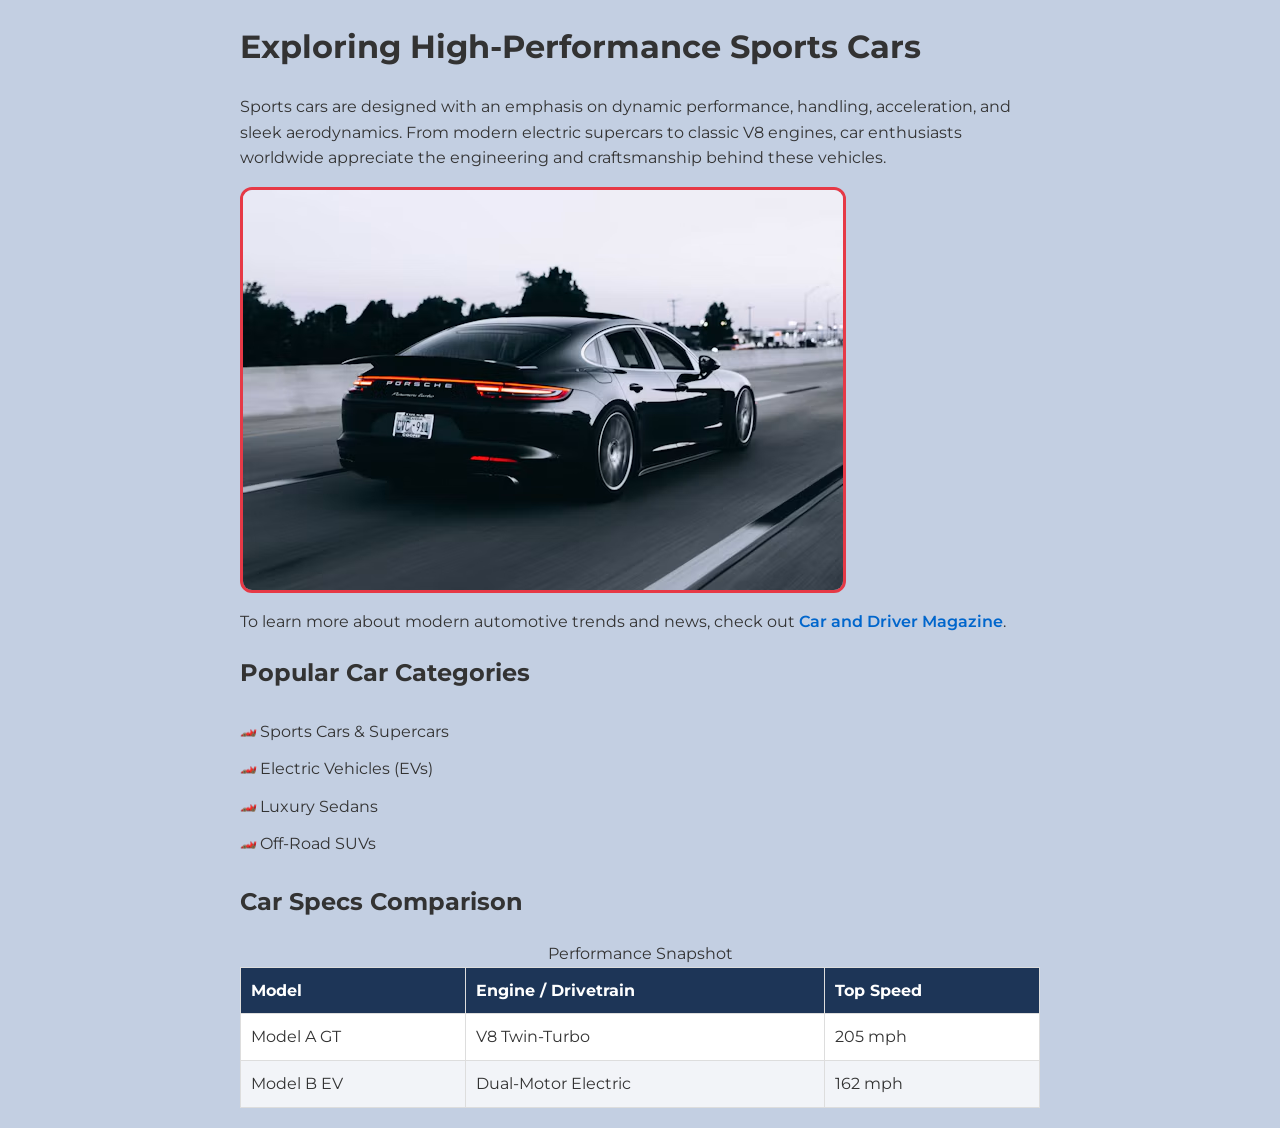
<file: Viikko_1_HTML_CSS/index.html>
<!DOCTYPE html>
<html lang="en">
<head>
    <meta charset="UTF-8">
    <meta name="viewport" content="width=device-width, initial-scale=1.0">
    <title>The World of Sports Cars</title>
    <link rel="stylesheet" href="css/style.css">
</head>
<body>
    <h1>Exploring High-Performance Sports Cars</h1>
    <p>Sports cars are designed with an emphasis on dynamic performance, handling, acceleration, and sleek aerodynamics. From modern electric supercars to classic V8 engines, car enthusiasts worldwide appreciate the engineering and craftsmanship behind these vehicles.</p>
    <img src="img/car.png" alt="Red modern sports car parked on an open road">
    <p>
        To learn more about modern automotive trends and news, check out <a href="https://www.caranddriver.com/" target="_blank" rel="noopener">Car and Driver Magazine</a>.
    </p>
    <h2>Popular Car Categories</h2>
    <ul>
        <li>Sports Cars & Supercars</li>
        <li>Electric Vehicles (EVs)</li>
        <li>Luxury Sedans</li>
        <li>Off-Road SUVs</li>
    </ul>
    <h2>Car Specs Comparison</h2>
    <table>
        <caption>Performance Snapshot</caption>
        <thead>
            <tr>
                <th scope="col">Model</th>
                <th scope="col">Engine / Drivetrain</th>
                <th scope="col">Top Speed</th>
            </tr>
        </thead>
        <tbody>
            <tr>
                <td>Model A GT</td>
                <td>V8 Twin-Turbo</td>
                <td>205 mph</td>
            </tr>
            <tr>
                <td>Model B EV</td>
                <td>Dual-Motor Electric</td>
                <td>162 mph</td>
            </tr>
        </tbody>
    </table>
</body>
</html>
</file>
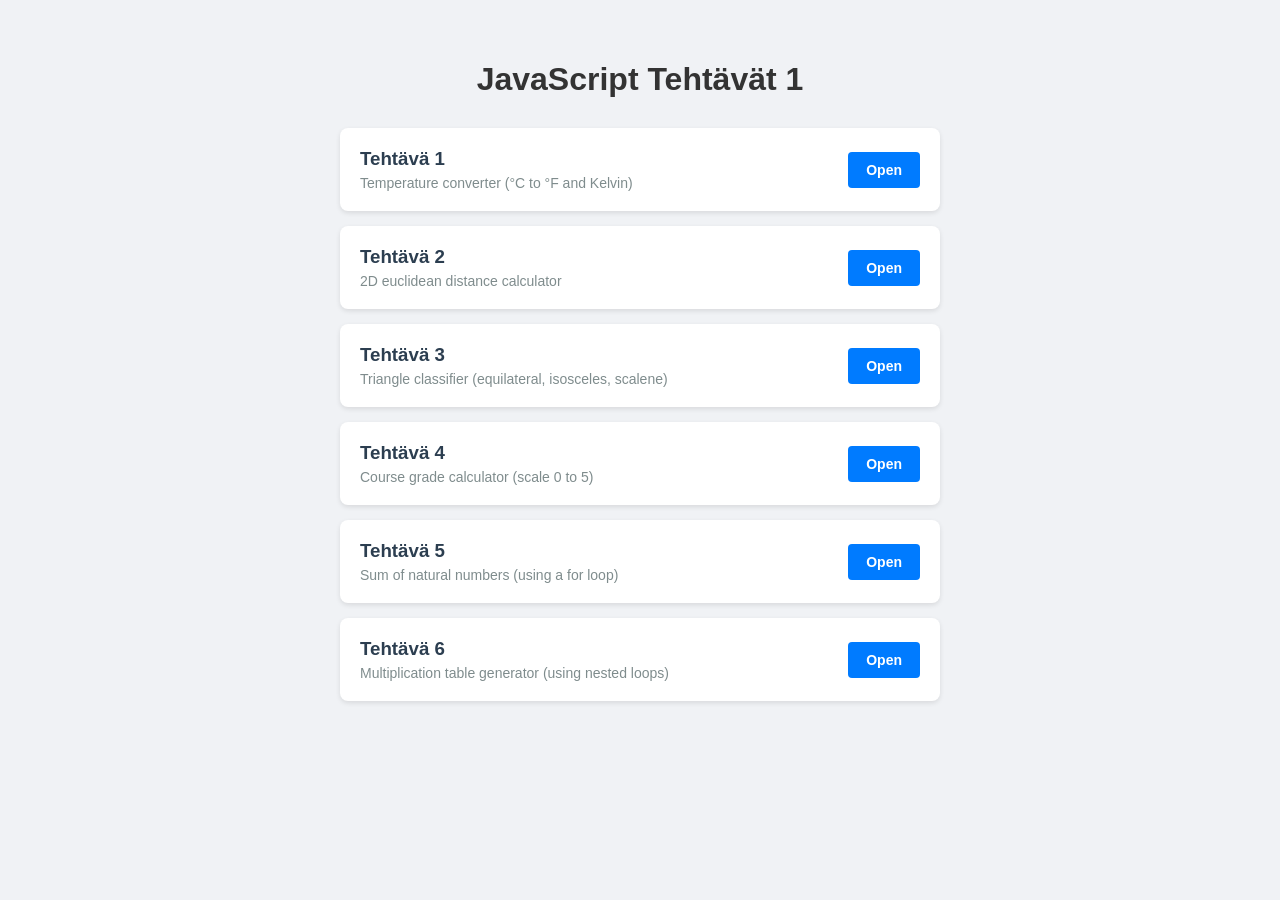
<file: Viikko_1_JavaScript_1/index.html>
<!DOCTYPE html>
<html lang="en">
<head>
  <meta charset="UTF-8">
  <meta name="viewport" content="width=device-width, initial-scale=1.0">
  <title>JavaScript Tehtävät 1</title>
  <link rel="stylesheet" href="styles.css">
</head>
<body>
  <div class="container">
    <h1>JavaScript Tehtävät 1</h1>

    <div class="task-card">
      <div class="task-info">
        <h3>Tehtävä 1</h3>
        <p>Temperature converter (°C to °F and Kelvin)</p>
      </div>
      <a class="btn" href="t1/t1.html">Open</a>
    </div>

    <div class="task-card">
      <div class="task-info">
        <h3>Tehtävä 2</h3>
        <p>2D euclidean distance calculator</p>
      </div>
      <a class="btn" href="t2/t2.html">Open</a>
    </div>

    <div class="task-card">
      <div class="task-info">
        <h3>Tehtävä 3</h3>
        <p>Triangle classifier (equilateral, isosceles, scalene)</p>
      </div>
      <a class="btn" href="t3/t3.html">Open</a>
    </div>

    <div class="task-card">
      <div class="task-info">
        <h3>Tehtävä 4</h3>
        <p>Course grade calculator (scale 0 to 5)</p>
      </div>
      <a class="btn" href="t4/t4.html">Open</a>
    </div>

    <div class="task-card">
      <div class="task-info">
        <h3>Tehtävä 5</h3>
        <p>Sum of natural numbers (using a for loop)</p>
      </div>
      <a class="btn" href="t5/t5.html">Open</a>
    </div>

    <div class="task-card">
      <div class="task-info">
        <h3>Tehtävä 6</h3>
        <p>Multiplication table generator (using nested loops)</p>
      </div>
      <a class="btn" href="t6/t6.html">Open</a>
    </div>
  </div>
</body>
</html>
</file>
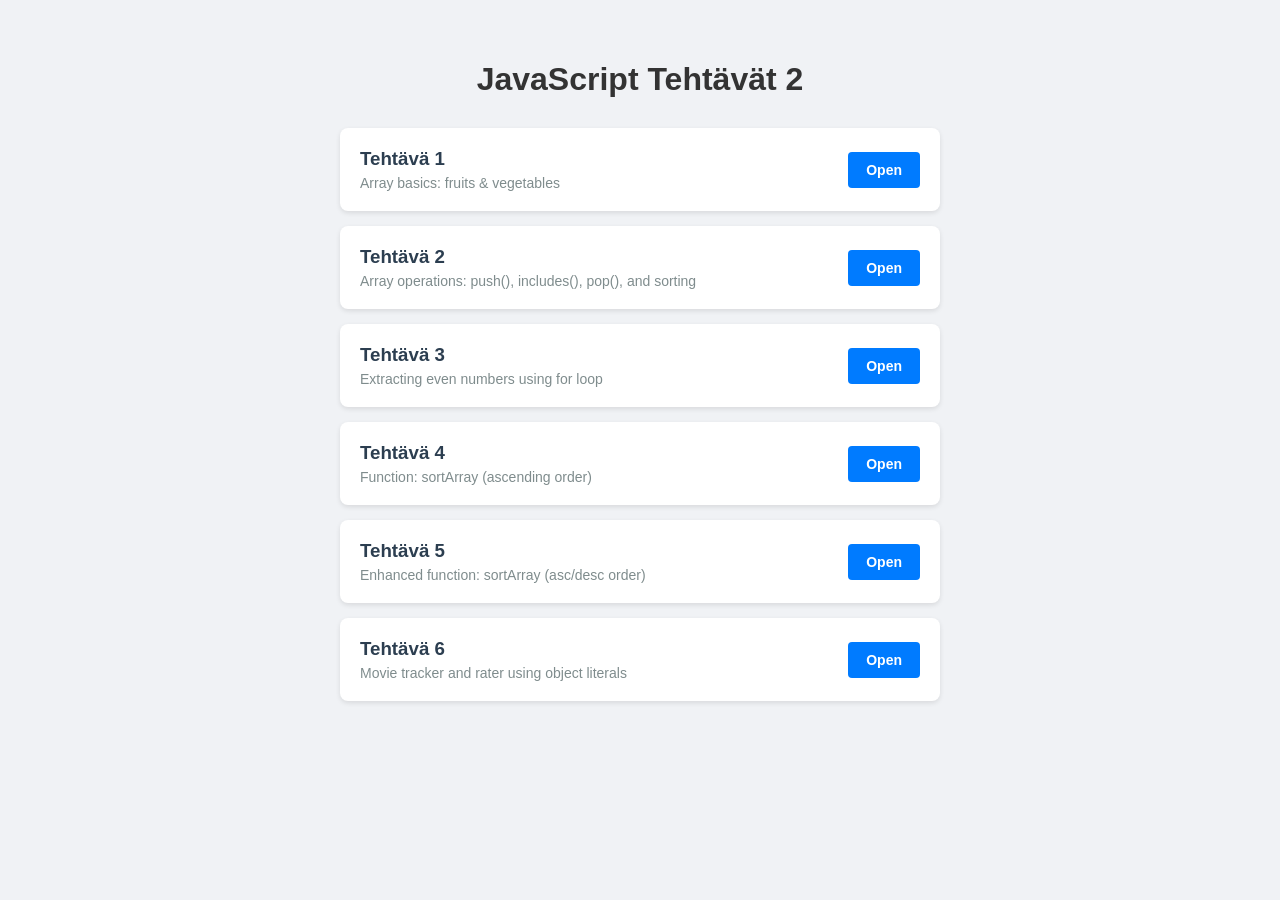
<file: Viikko_1_JavaScript_2/index.html>
<!DOCTYPE html>
<html lang="en">
<head>
  <meta charset="UTF-8">
  <meta name="viewport" content="width=device-width, initial-scale=1.0">
  <title>JavaScript Tehtävät 2</title>
  <link rel="stylesheet" href="styles.css">
</head>
<body>
  <div class="container">
    <h1>JavaScript Tehtävät 2</h1>

    <div class="task-card">
      <div class="task-info">
        <h3>Tehtävä 1</h3>
        <p>Array basics: fruits & vegetables</p>
      </div>
      <a class="btn" href="t1/t1.html">Open</a>
    </div>

    <div class="task-card">
      <div class="task-info">
        <h3>Tehtävä 2</h3>
        <p>Array operations: push(), includes(), pop(), and sorting</p>
      </div>
      <a class="btn" href="t2/t2.html">Open</a>
    </div>

    <div class="task-card">
      <div class="task-info">
        <h3>Tehtävä 3</h3>
        <p>Extracting even numbers using for loop</p>
      </div>
      <a class="btn" href="t3/t3.html">Open</a>
    </div>

    <div class="task-card">
      <div class="task-info">
        <h3>Tehtävä 4</h3>
        <p>Function: sortArray (ascending order)</p>
      </div>
      <a class="btn" href="t4/t4.html">Open</a>
    </div>

    <div class="task-card">
      <div class="task-info">
        <h3>Tehtävä 5</h3>
        <p>Enhanced function: sortArray (asc/desc order)</p>
      </div>
      <a class="btn" href="t5/t5.html">Open</a>
    </div>

    <div class="task-card">
      <div class="task-info">
        <h3>Tehtävä 6</h3>
        <p>Movie tracker and rater using object literals</p>
      </div>
      <a class="btn" href="t6/t6.html">Open</a>
    </div>
  </div>
</body>
</html>
</file>
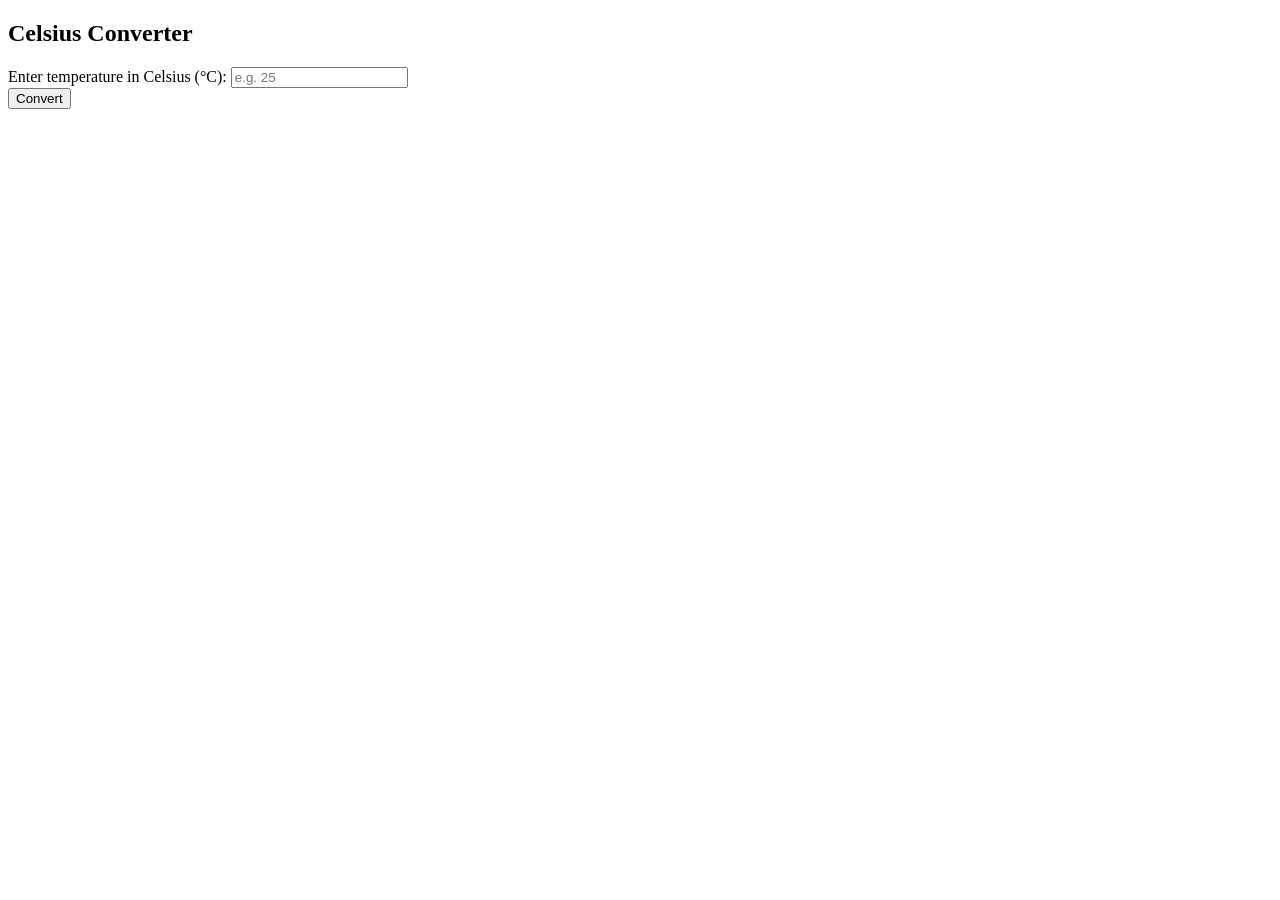
<file: Viikko_1_JavaScript_1/t1/t1.html>
<!DOCTYPE html>
<html lang="en">
<head>
  <meta charset="UTF-8">
  <meta name="viewport" content="width=device-width, initial-scale=1.0">
  <title>Temperature Converter</title>
</head>
<body>

  <div class="card">
    <h2>Celsius Converter</h2>

    <div class="input-group">
      <label for="celsius">Enter temperature in Celsius (°C):</label>
      <input type="number" id="celsius" placeholder="e.g. 25" step="any">
    </div>

    <button onclick="convertTemperature()">Convert</button>

    <div id="result" class="result" style="display: none;">
      <p id="fahrenheitResult"></p>
      <p id="kelvinResult"></p>
    </div>
  </div>

  <script src="t1.js"></script>
</body>
</html>
</file>
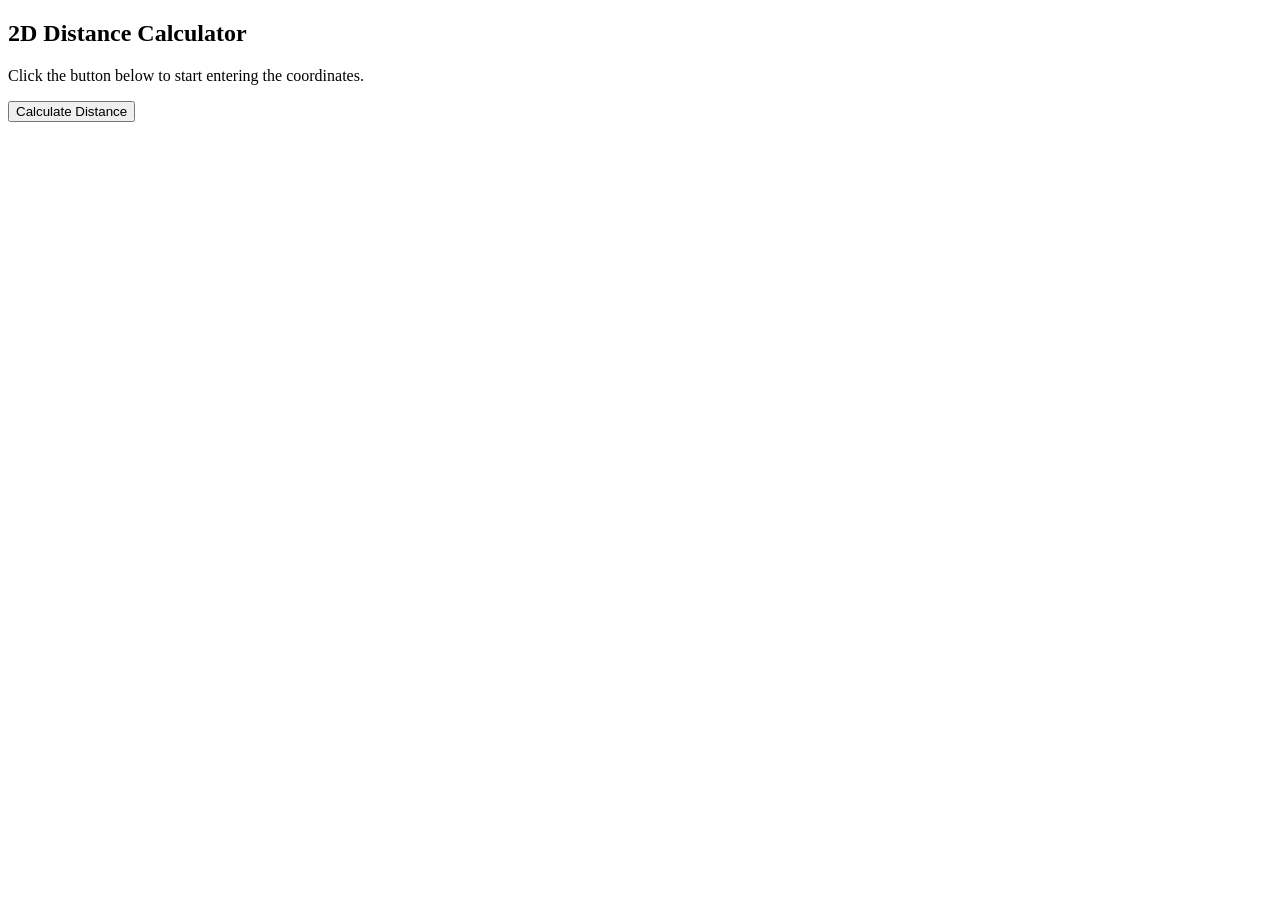
<file: Viikko_1_JavaScript_1/t2/t2.html>
<!DOCTYPE html>
<html lang="en">
<head>
  <meta charset="UTF-8">
  <meta name="viewport" content="width=device-width, initial-scale=1.0">
  <title>2D Distance Calculator</title>
</head>
<body>

  <div class="card">
    <h2>2D Distance Calculator</h2>
    <p>Click the button below to start entering the coordinates.</p>
    
    <button onclick="calculateDistance()">Calculate Distance</button>

    <div id="result" class="result" style="display: none;">
      <p id="pointsDisplay"></p>
      <p id="distanceResult"></p>
    </div>
  </div>

  <script src="t2.js"></script>
</body>
</html>
</file>
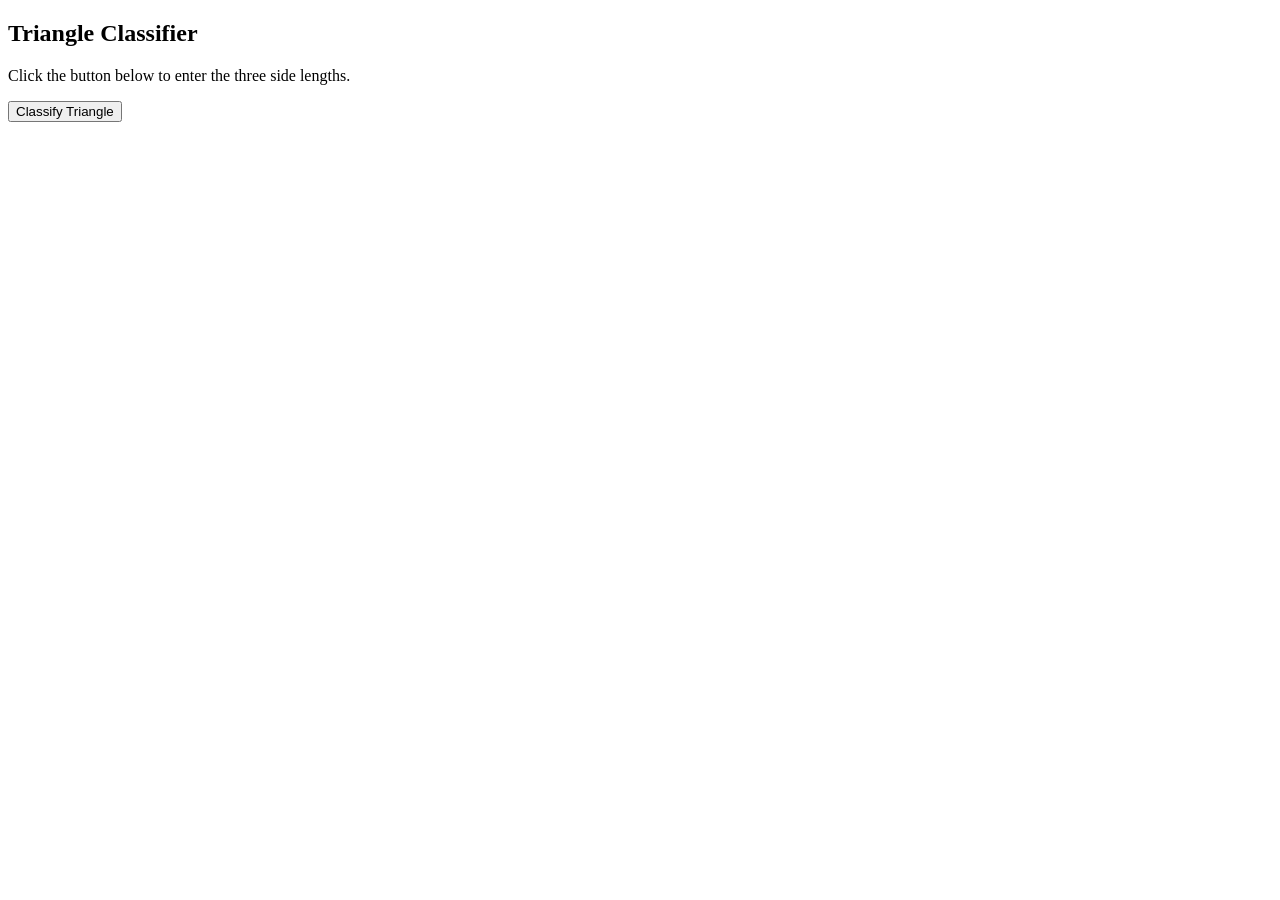
<file: Viikko_1_JavaScript_1/t3/t3.html>
<!DOCTYPE html>
<html lang="en">
<head>
  <meta charset="UTF-8">
  <meta name="viewport" content="width=device-width, initial-scale=1.0">
  <title>Triangle Classifier</title>
</head>
<body>

  <div class="card">
    <h2>Triangle Classifier</h2>
    <p>Click the button below to enter the three side lengths.</p>
    
    <button onclick="classifyTriangle()">Classify Triangle</button>

    <div id="result" class="result" style="display: none;">
      <p id="sidesDisplay"></p>
      <p id="typeResult"></p>
    </div>
  </div>

  <script src="t3.js"></script>
</body>
</html>
</file>
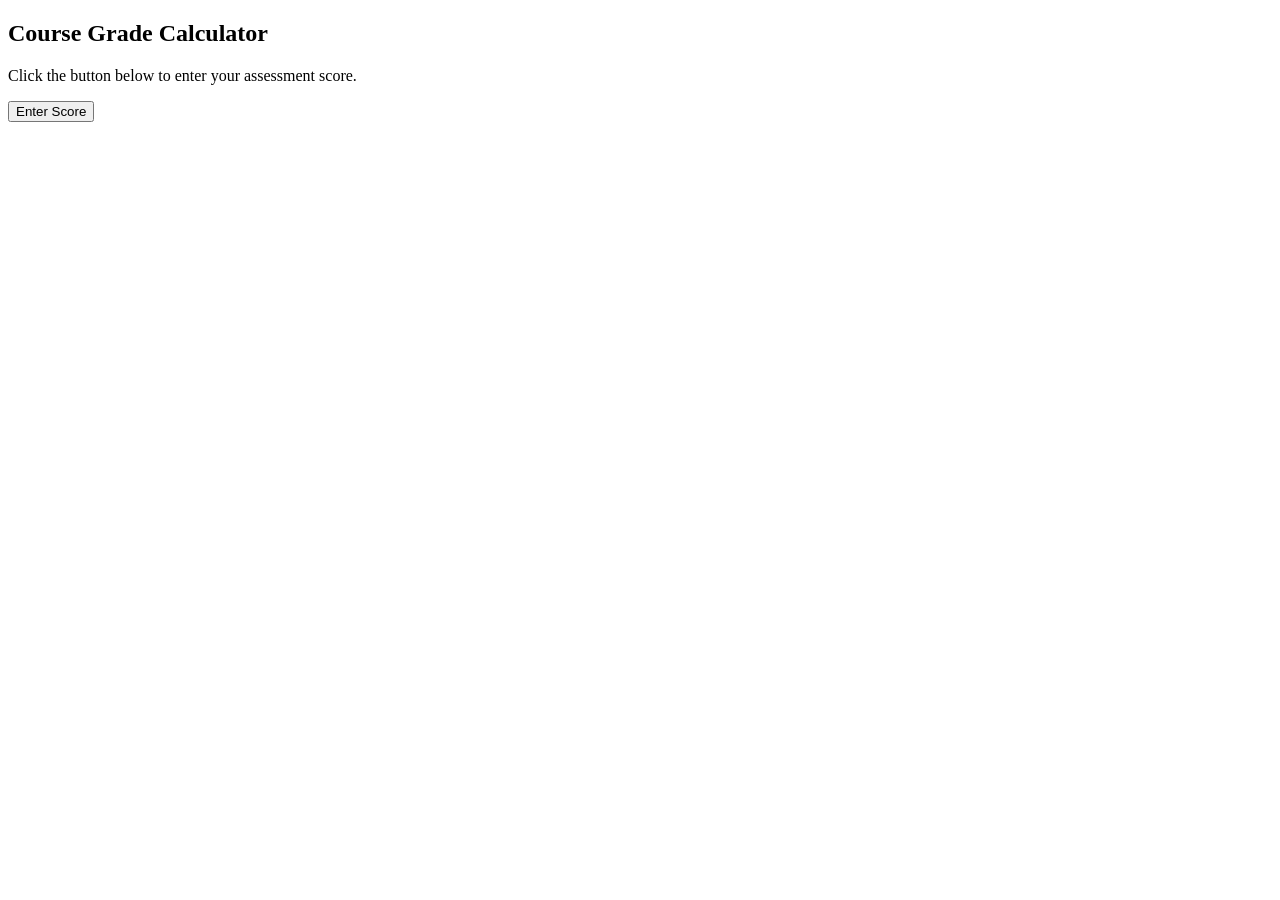
<file: Viikko_1_JavaScript_1/t4/t4.html>
<!DOCTYPE html>
<html lang="en">
<head>
  <meta charset="UTF-8">
  <meta name="viewport" content="width=device-width, initial-scale=1.0">
  <title>Grade Calculator</title>
</head>
<body>

  <div class="card">
    <h2>Course Grade Calculator</h2>
    <p>Click the button below to enter your assessment score.</p>
    
    <button onclick="calculateGrade()">Enter Score</button>

    <div id="result" class="result" style="display: none;">
      <p id="scoreDisplay"></p>
      <p id="gradeResult"></p>
    </div>
  </div>

  <script src="t4.js"></script>
</body>
</html>
</file>
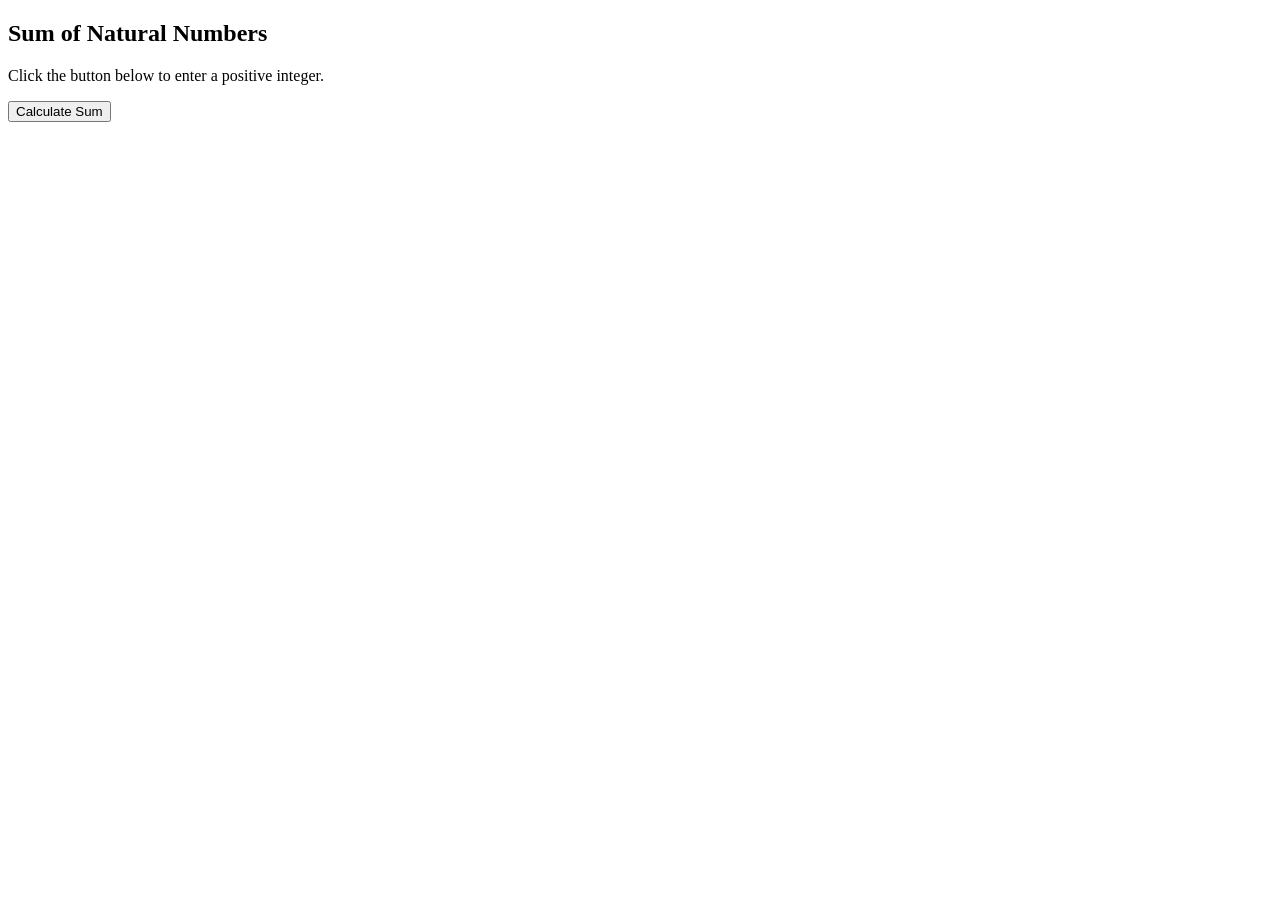
<file: Viikko_1_JavaScript_1/t5/t5.html>
<!DOCTYPE html>
<html lang="en">
<head>
  <meta charset="UTF-8">
  <meta name="viewport" content="width=device-width, initial-scale=1.0">
  <title>Natural Numbers Sum Calculator</title>
</head>
<body>

  <div class="card">
    <h2>Sum of Natural Numbers</h2>
    <p>Click the button below to enter a positive integer.</p>
    
    <button onclick="calculateSum()">Calculate Sum</button>

    <div id="result" class="result" style="display: none;">
      <p id="numberDisplay"></p>
      <p id="sumResult"></p>
    </div>
  </div>

  <script src="t5.js"></script>
</body>
</html>
</file>
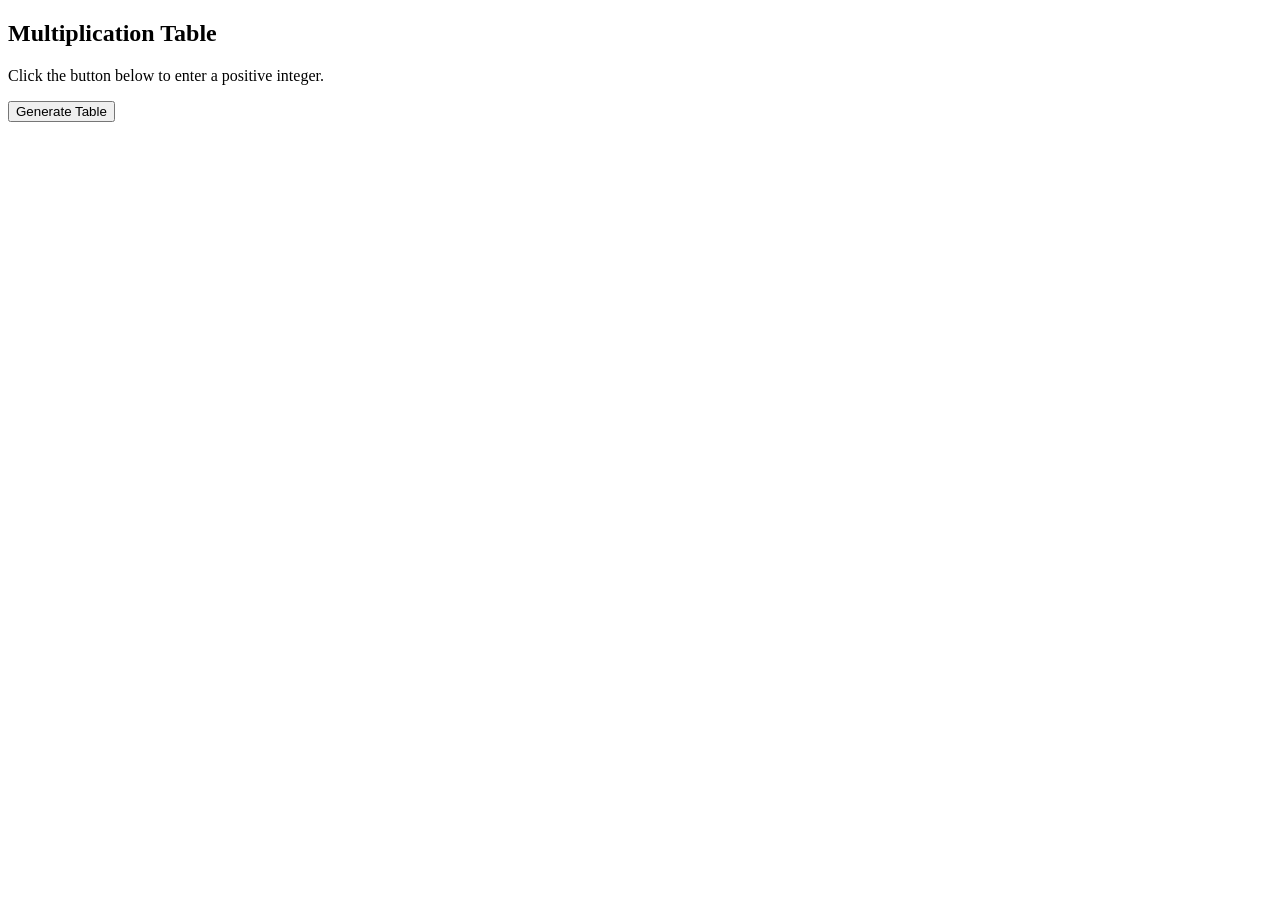
<file: Viikko_1_JavaScript_1/t6/t6.html>
<!DOCTYPE html>
<html lang="en">
<head>
  <meta charset="UTF-8">
  <meta name="viewport" content="width=device-width, initial-scale=1.0">
  <title>Multiplication Table Generator</title>
</head>
<body>

  <div class="card">
    <h2>Multiplication Table</h2>
    <p>Click the button below to enter a positive integer.</p>
    
    <button onclick="generateTable()">Generate Table</button>

    <div id="result" class="result" style="display: none;">
      <p id="tableTitle"></p>
      <div id="tableContainer"></div>
    </div>
  </div>

  <script src="t6.js"></script>
</body>
</html>
</file>
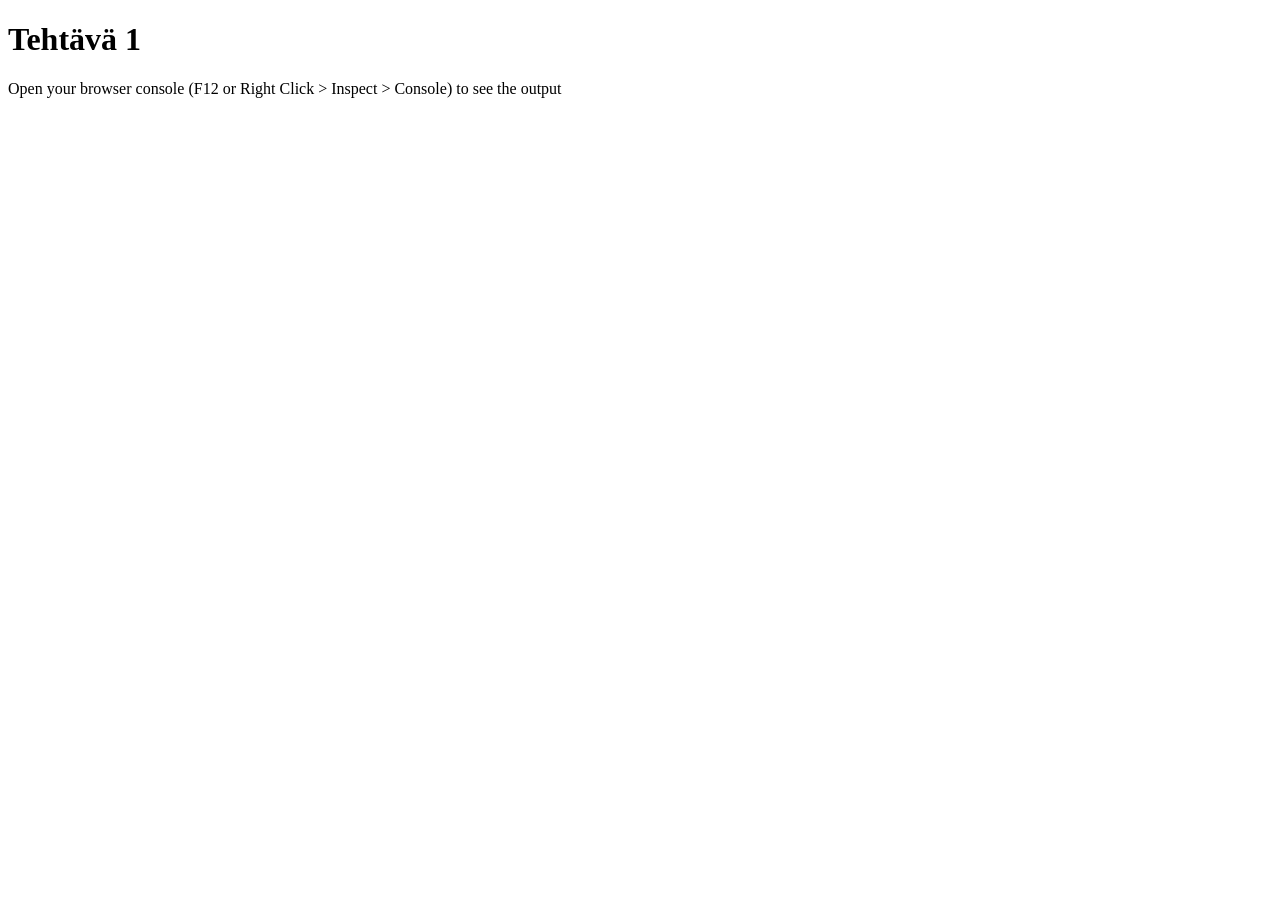
<file: Viikko_1_JavaScript_2/t1/t1.html>
<!DOCTYPE html>
<html lang="en">
<head>
    <meta charset="UTF-8">
    <meta name="viewport" content="width=device-width, initial-scale=1.0">
    <title>Tehtävä 1</title>
</head>
<body>
    <h1>Tehtävä 1</h1>
    <p>Open your browser console (F12 or Right Click > Inspect > Console) to see the output</p>

    <script src="t1.js"></script>
</body>
</html>
</file>
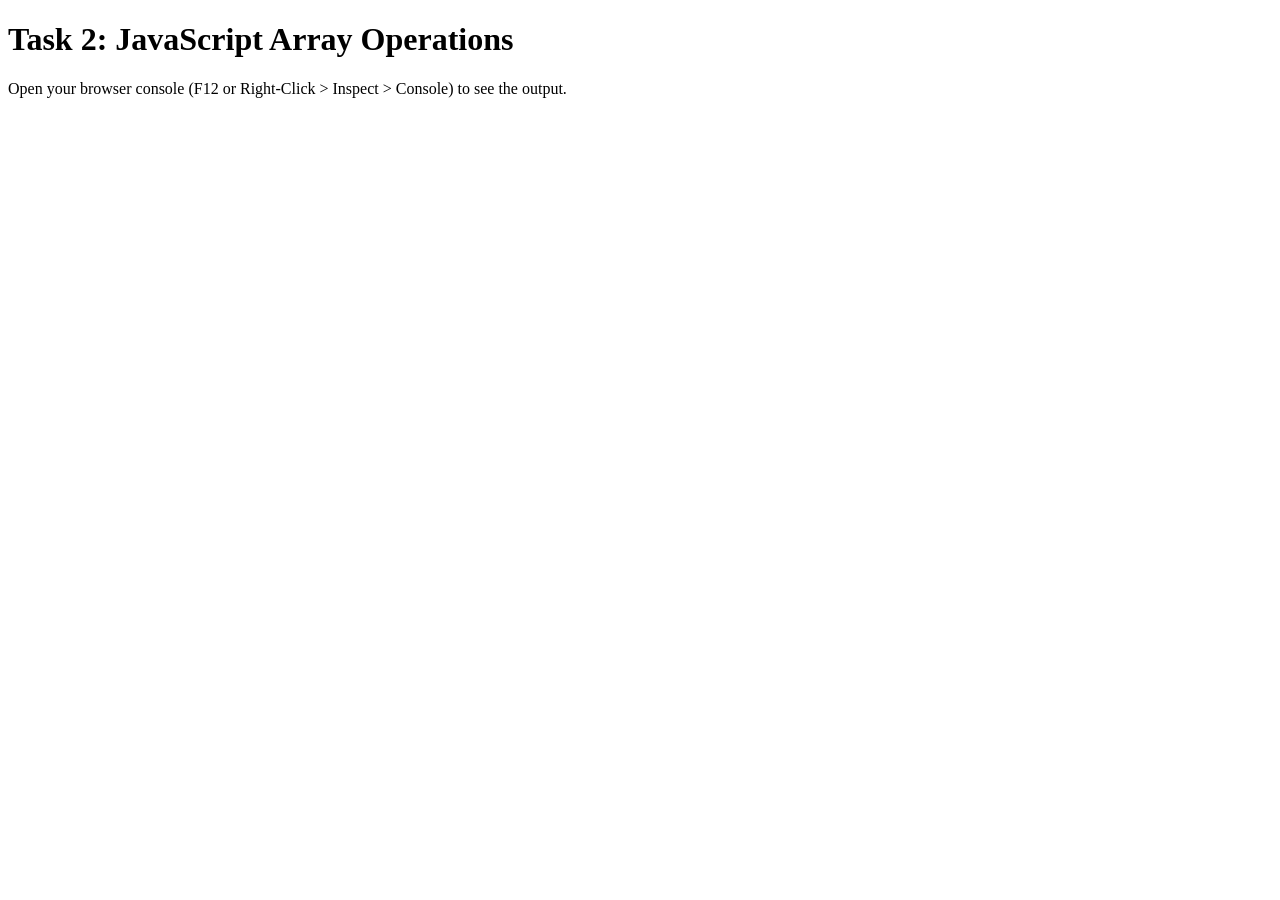
<file: Viikko_1_JavaScript_2/t2/t2.html>
<!DOCTYPE html>
<html lang="en">
<head>
    <meta charset="UTF-8">
    <meta name="viewport" content="width=device-width, initial-scale=1.0">
    <title>JavaScript Array Operations</title>
</head>
<body>
    <h1>Task 2: JavaScript Array Operations</h1>
    <p>Open your browser console (F12 or Right-Click > Inspect > Console) to see the output.</p>

    <script src="t2.js"></script>
</body>
</html>
</file>
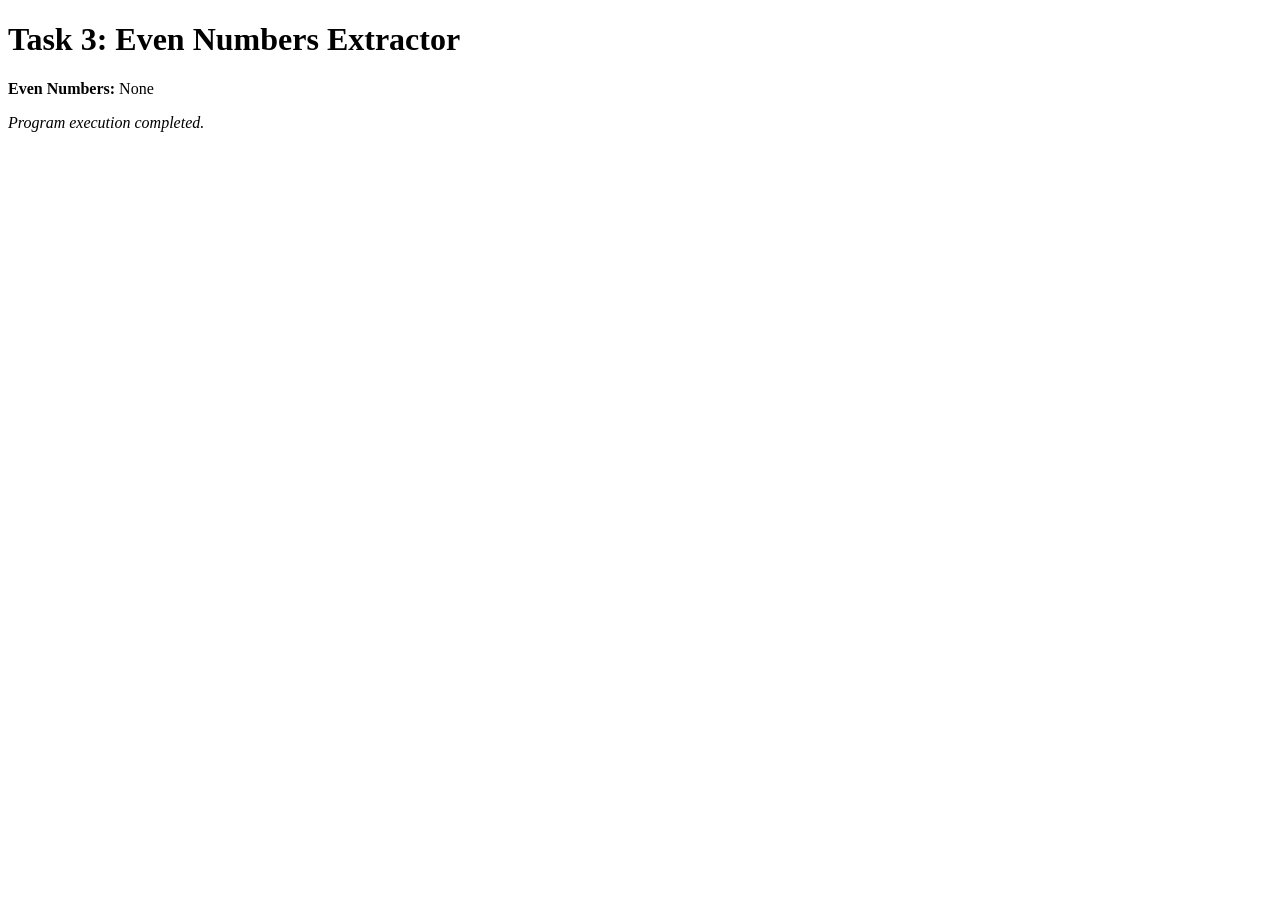
<file: Viikko_1_JavaScript_2/t3/t3.html>
<!DOCTYPE html>
<html lang="en">
<head>
    <meta charset="UTF-8">
    <meta name="viewport" content="width=device-width, initial-scale=1.0">
    <title>Even Numbers Extractor</title>
</head>
<body>
    <h1>Task 3: Even Numbers Extractor</h1>
    <div id="output"></div>
    <p id="end-message" style="font-style: italic;"></p>

    <script src="t3.js"></script>
</body>
</html>
</file>
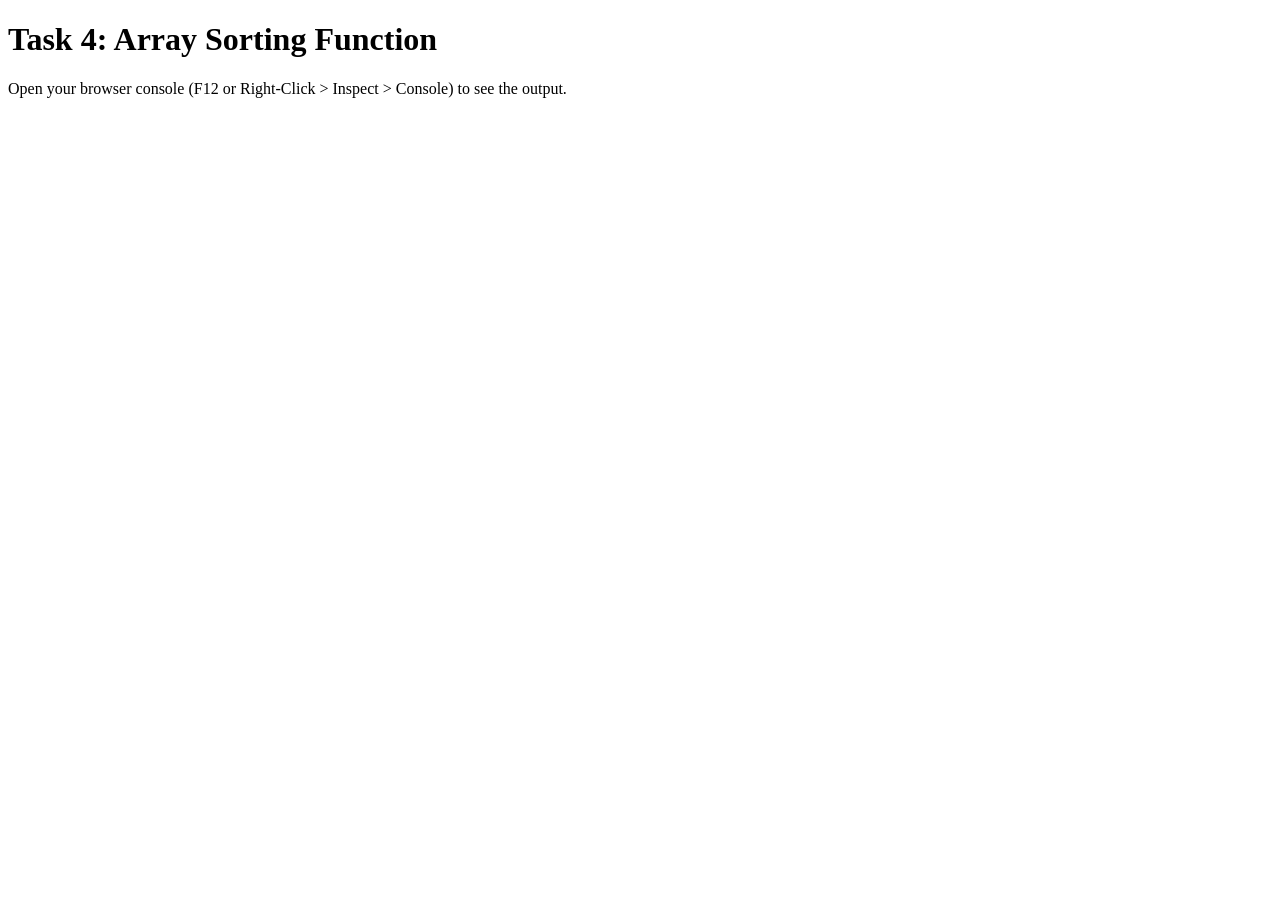
<file: Viikko_1_JavaScript_2/t4/t4.html>
<!DOCTYPE html>
<html lang="en">
<head>
    <meta charset="UTF-8">
    <meta name="viewport" content="width=device-width, initial-scale=1.0">
    <title>Array Sorting Function</title>
</head>
<body>
    <h1>Task 4: Array Sorting Function</h1>
    <p>Open your browser console (F12 or Right-Click > Inspect > Console) to see the output.</p>

    <script src="t4.js"></script>
</body>
</html>
</file>
<file: Viikko_1_HTML_CSS/css/style.css>
@import url('https://fonts.googleapis.com/css2?family=Montserrat:wght@400;600;800&display=swap');

body {
    font-family: 'Montserrat', sans-serif;
    line-height: 1.6;
    color: #333333;
    max-width: 800px;
    margin: 20px auto;
    padding: 0 20px;
    background: #c3cfe2;
    min-height: 100vh;
}

a {
    color: #0066cc;
    text-decoration: none;
    font-weight: 600;
    transition: color 0.3s ease;
}

a:hover {
    color: #e63946;
    text-decoration: none;
}

img {
    max-width: 100%;
    height: auto;
    border: 3px solid #e63946;
    border-radius: 12px;
    display: block;
    margin: 15px 0;
}

ul {
    list-style-type: none;
    padding-left: 0;
}

ul li {
    padding: 6px 0;
    position: relative;
    padding-left: 20px;
}

ul li::before {
    content: "🏎️";
    position: absolute;
    left: 0;
    font-size: 0.85em;
}

table {
    width: 100%;
    border-collapse: collapse;
    margin-top: 15px;
}

th, td {
    padding: 10px;
    text-align: left;
    border: 1px solid #ddd;
}

th {
    background-color: #1d3557;
    color: #ffffff;
}

tbody tr:nth-child(even) {
    background-color: #f2f4f8;
}

tbody tr:nth-child(odd) {
    background-color: #ffffff;
}
</file>
<file: Viikko_1_JavaScript_1/styles.css>
body {
    font-family: Arial, sans-serif;
    background-color: #f0f2f5;
    margin: 0;
    padding: 40px 20px;
    display: flex;
    flex-direction: column;
    align-items: center;
}

.container {
    width: 100%;
    max-width: 600px;
}

h1 {
    text-align: center;
    color: #333;
    margin-bottom: 30px;
}

.task-card {
    background-color: #ffffff;
    padding: 20px;
    margin-bottom: 15px;
    border-radius: 8px;
    box-shadow: 0 2px 5px rgba(0, 0, 0, 0.1);
    display: flex;
    justify-content: space-between;
    align-items: center;
    transition: transform 0.2s ease, box-shadow 0.2s ease;
}

.task-card:hover {
    transform: translateY(-2px);
    box-shadow: 0 4px 10px rgba(0, 0, 0, 0.15);
}

.task-info h3 {
    margin: 0 0 5px 0;
    color: #2c3e50;
}

.task-info p {
    margin: 0;
    color: #7f8c8d;
    font-size: 14px;
}

a.btn {
    background-color: #007bff;
    color: white;
    padding: 10px 18px;
    border-radius: 4px;
    text-decoration: none;
    font-weight: bold;
    font-size: 14px;
    transition: background-color 0.2s ease;
    white-space: nowrap;
}

a.btn:hover {
    background-color: #0056b3;
}
</file>
<file: Viikko_1_JavaScript_2/styles.css>
body {
    font-family: Arial, sans-serif;
    background-color: #f0f2f5;
    margin: 0;
    padding: 40px 20px;
    display: flex;
    flex-direction: column;
    align-items: center;
}

.container {
    width: 100%;
    max-width: 600px;
}

h1 {
    text-align: center;
    color: #333;
    margin-bottom: 30px;
}

.task-card {
    background-color: #ffffff;
    padding: 20px;
    margin-bottom: 15px;
    border-radius: 8px;
    box-shadow: 0 2px 5px rgba(0, 0, 0, 0.1);
    display: flex;
    justify-content: space-between;
    align-items: center;
    transition: transform 0.2s ease, box-shadow 0.2s ease;
}

.task-card:hover {
    transform: translateY(-2px);
    box-shadow: 0 4px 10px rgba(0, 0, 0, 0.15);
}

.task-info h3 {
    margin: 0 0 5px 0;
    color: #2c3e50;
}

.task-info p {
    margin: 0;
    color: #7f8c8d;
    font-size: 14px;
}

a.btn {
    background-color: #007bff;
    color: white;
    padding: 10px 18px;
    border-radius: 4px;
    text-decoration: none;
    font-weight: bold;
    font-size: 14px;
    transition: background-color 0.2s ease;
    white-space: nowrap;
}

a.btn:hover {
    background-color: #0056b3;
}
</file>
